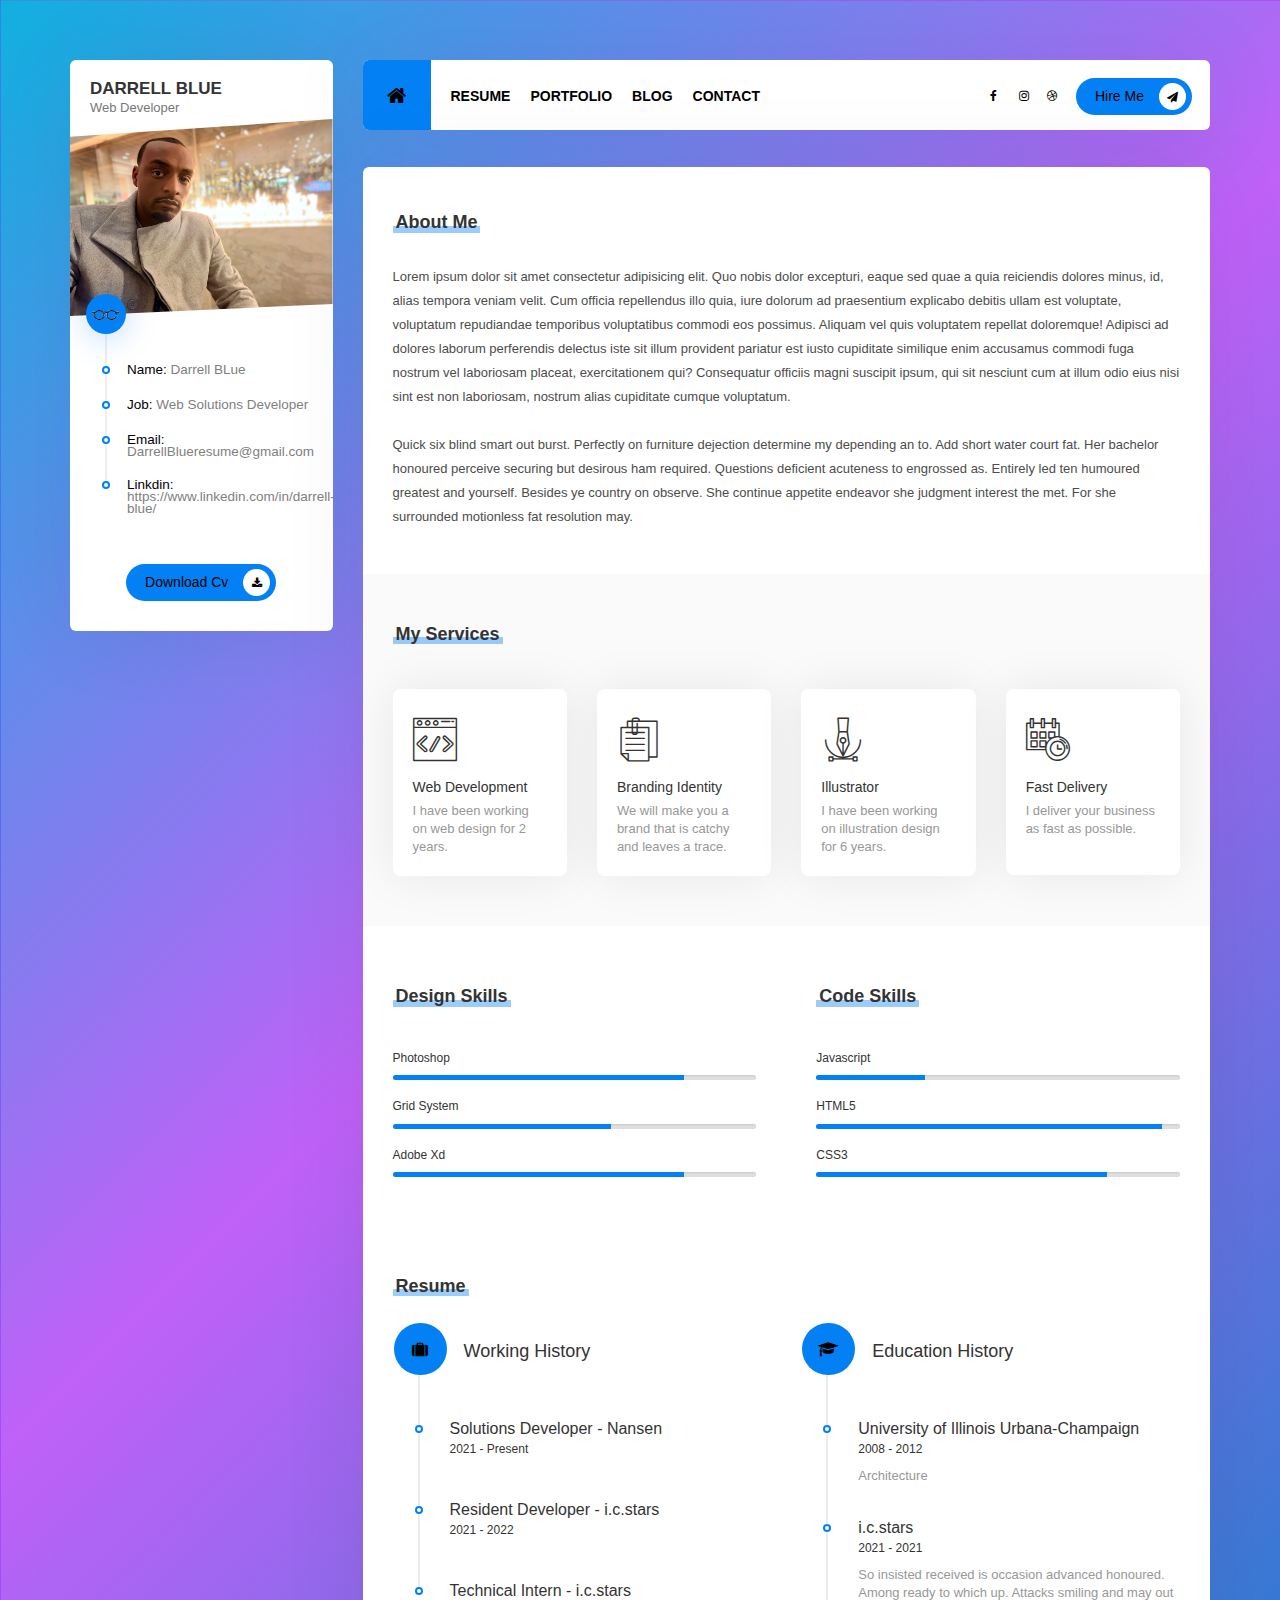
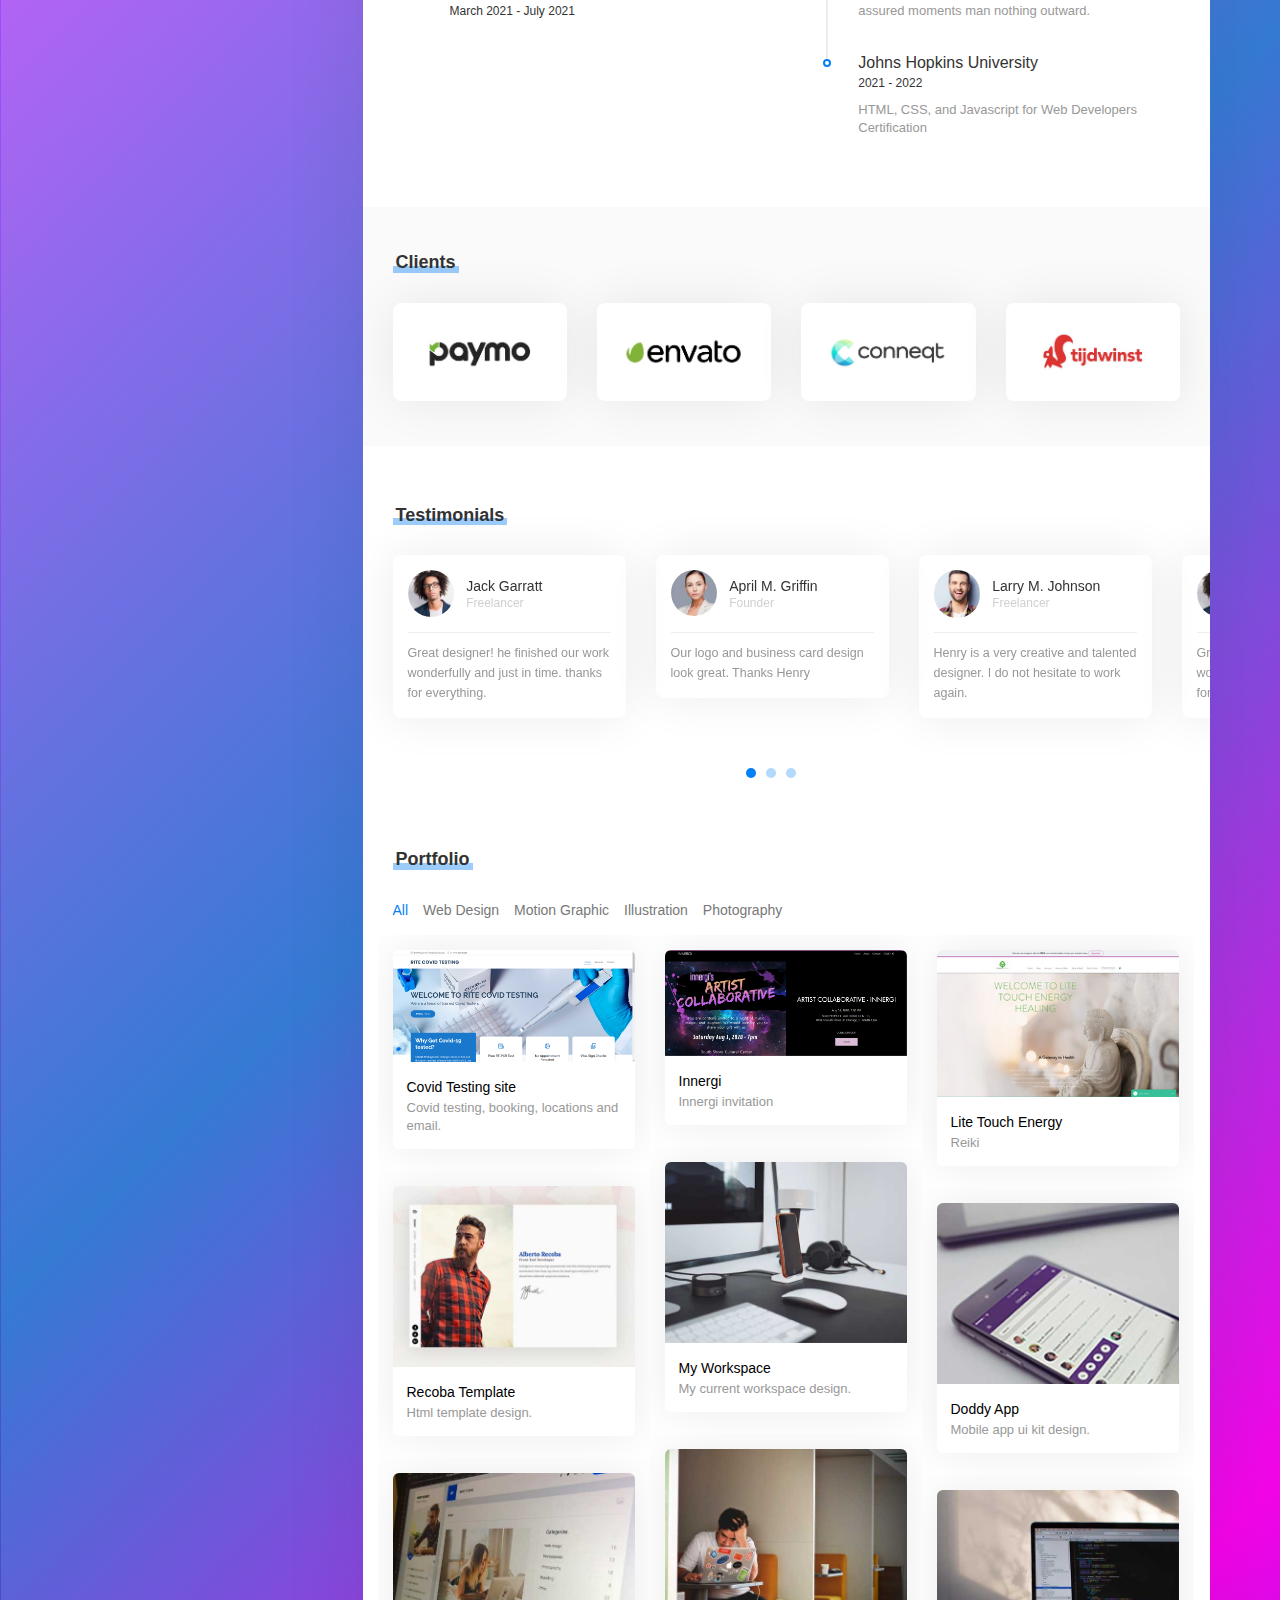
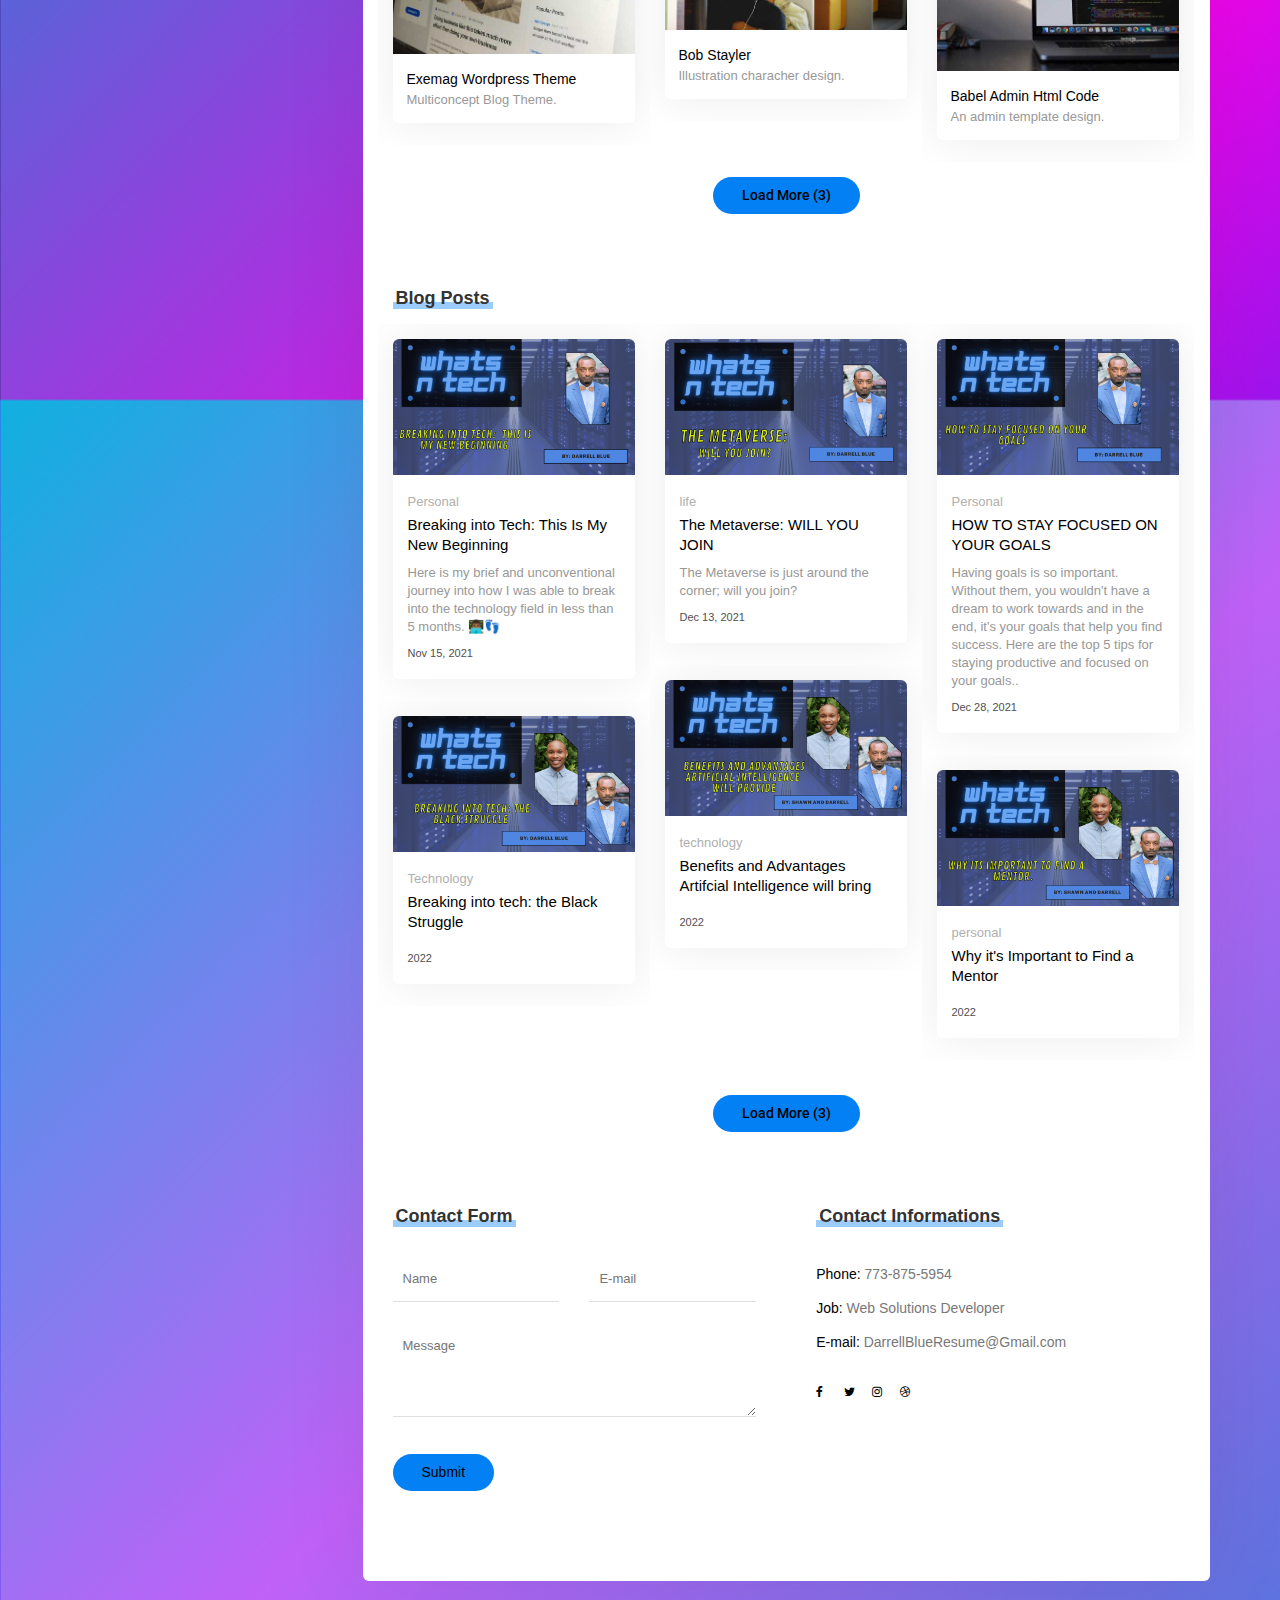
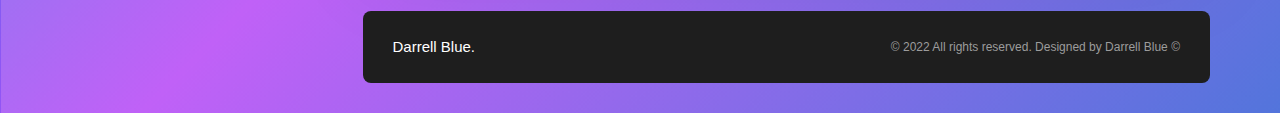
<file: thetav.online/html/mat/default/index.html>
<!doctype html>
<html lang="en">

<!-- Mirrored from thetav.online/html/mat/default/index.html by HTTrack Website Copier/3.x [XR&CO'2014], Fri, 21 Jan 2022 20:25:59 GMT -->
<head>

<!-- Simple Page Needs
================================================== -->
<title>Darrell</title>
<meta charset="UTF-8">
<meta name="description" content="Mat - Resume & vCard HTML Template">
<meta name="keywords" content="personal, vcard, portfolio">
<meta name="viewport" content="width=device-width, initial-scale=1.0">
    
<!-- Favicon
================================================== -->  
<link href="favicon.ico" rel="shortcut icon" type="image/x-icon" />

<!-- CSS
================================================== -->
<link rel="stylesheet" href="css/bootstrap.css"/>
<link rel="stylesheet" href="css/reset.css"/>
<link rel="stylesheet" href="cubeportfolio/css/cubeportfolio.min.css"/>
<link rel="stylesheet" href="css/owl.theme.css"/> 
<link rel="stylesheet" href="css/owl.carousel.css"/>
<link rel="stylesheet" href="css/style.css"/>
<link rel="stylesheet" href="css/colors/yellow.css" id="color"/>

    
<!-- Google Web fonts
================================================== --> 
<link href="https://fonts.googleapis.com/css?family=Roboto:400,500,700,900" rel="stylesheet">

<!-- Font Icons
================================================== --> 
<link rel="stylesheet" href="icon-fonts/font-awesome-4.7.0/css/font-awesome.min.css"/>
<link rel="stylesheet" href="icon-fonts/web-design/flaticon.css" />

<!--[if lt IE 9]>
	<script src="http://html5shim.googlecode.com/svn/trunk/html5.js"></script>
<![endif]-->


</head>
<body>
 <!-- Preloading -->
<div id="preloader">
    <div class="spinner">
    </div>
</div>  
    
<!-- Wrapper --> 
<div class="wrapper top_60 container">
<div class="row">
        
<!-- Profile Section
================================================== --> 
<div class="col-lg-3 col-md-4">
    <div class="profile">
        <div class="profile-name">
            <span class="name">Darrell Blue</span><br>
            <span class="job">Web Developer</span>
        </div>
        <figure class="profile-image">
            <img src="images/IMG_1885.JPG" alt="">
        </figure> 
        <ul class="profile-information">
            <li></li>
            <li><p><span>Name:</span> Darrell BLue</p></li>
            <!-- <li><p><span>Birthday:</span> 06 December 1987</p></li> -->
            <li><p><span>Job:</span> Web Solutions Developer</p></li>
            <li><p><span>Email:</span> DarrellBlueresume@gmail.com</p></li>
            <li><p><span>Linkdin:</span> https://www.linkedin.com/in/darrell-blue/</p></li>
        </ul>
        <div class="col-md-12">
            <button class="site-btn icon">Download Cv <i class="fa fa-download" aria-hidden="true"></i></button>
        </div>
    </div>
</div>

<!-- Page Tab Container Div -->   
<div id="ajax-tab-container" class="col-lg-9 col-md-8 tab-container">
    
<!-- Header
================================================== --> 
<div class="row">
    <header class="col-md-12">
        <nav>
            <div class="row">
                <!-- navigation bar -->
                <div class="col-md-8 col-sm-8 col-xs-4">
                    <ul class="tabs">
                        <li class="tab">
                            <a class="home-btn" href="#home"><i class="fa fa-home" aria-hidden="true"></i></a>
                        </li>
                        <li class="tab"><a href="#resume">RESUME</a></li>
                        <li class="tab"><a href="#portfolio">PORTFOLIO</a></li>
                        <li class="tab"><a href="#blog">BLOG</a></li>
                        <li class="tab"><a href="#contact">CONTACT</a></li>
                    </ul>
                </div>
                <div class="col-md-4 col-sm-4 col-xs-8 dynamic">
                    <a href="mailto:hi@tavonline.net" class="pull-right site-btn icon hidden-xs">Hire Me <i class="fa fa-paper-plane" aria-hidden="true"></i></a>
                    <div class="hamburger pull-right hidden-lg hidden-md"><i class="fa fa-bars" aria-hidden="true"></i></div>
                    <div class="hidden-md social-icons pull-right"> 
                        <a class="fb" href="#"><i class="fa fa-facebook" aria-hidden="true"></i></a> 
                        <!-- <a class="tw" href="#"><i class="fa fa-twitter" aria-hidden="true"></i></a>  -->
                        <a class="ins" href="#"><i class="fa fa-instagram" aria-hidden="true"></i></a> 
                        <a class="dr" href="#"><i class="fa fa-dribbble" aria-hidden="true"></i></a> 
                    </div>
                </div>
            </div>
        </nav>
    </header>
        
    <!-- Page Content
    ================================================== --> 
    <div class="col-md-12">
        <div id="content" class="panel-container">
          
            <!-- Home Page
            ================================================== -->  
            <div id="home">
                <!-- Text Section -->
                <div class="row">
                    <section class="about-me line col-md-12 padding_30 padbot_45">
                    <div class="section-title"><span></span><h2>About Me</h2></div>
                    <p class="top_30">Lorem ipsum dolor sit amet consectetur adipisicing elit. Quo nobis dolor excepturi, eaque sed quae a quia reiciendis dolores minus, id, alias tempora veniam velit. Cum officia repellendus illo quia, iure dolorum ad praesentium explicabo debitis ullam est voluptate, voluptatum repudiandae temporibus voluptatibus commodi eos possimus. Aliquam vel quis voluptatem repellat doloremque! Adipisci ad dolores laborum perferendis delectus iste sit illum provident pariatur est iusto cupiditate similique enim accusamus commodi fuga nostrum vel laboriosam placeat, exercitationem qui? Consequatur officiis magni suscipit ipsum, qui sit nesciunt cum at illum odio eius nisi sint est non laboriosam, nostrum alias cupiditate cumque voluptatum.
                        <br>
                        <br> Quick six blind smart out burst. Perfectly on furniture dejection determine my depending an to. Add short water court fat. Her bachelor honoured perceive securing but desirous ham required. Questions deficient acuteness to engrossed as. Entirely led ten humoured greatest and yourself. Besides ye country on observe. She continue appetite endeavor she judgment interest the met. For she surrounded motionless fat resolution may. </p>
                </section>
                </div>
                <!-- My Services Section -->
                <div class="row">
                    <section class="services line graybg col-md-12 padding_50 padbot_50">
                    <div class="section-title bottom_45"><span></span><h2>My Services</h2></div>
                    <div class="row">
                        <!-- a service -->
                        <div class="col-md-3 col-sm-6 col-xs-12">
                            <div class="service">
                                <div class="icon">
                                    <i class="flaticon-html"></i>
                                </div>
                                <span class="title">Web Development</span>
                                <p class="little-text">I have been working on web design for 2 years.</p>
                            </div>
                        </div>
                        <!-- a service -->
                        <div class="col-md-3 col-sm-6 col-xs-12">
                            <div class="service">
                                <div class="icon">
                                    <i class="flaticon-attach"></i>
                                </div>
                                <span class="title">Branding Identity</span>
                                <p class="little-text">We will make you a brand that is catchy and leaves a trace.</p>
                            </div>
                        </div>
                        <!-- a service -->
                        <div class="col-md-3 col-sm-6 col-xs-12">
                            <div class="service">
                                <div class="icon">
                                    <i class="flaticon-vector"></i>
                                </div>
                                <span class="title">Illustrator</span>
                                <p class="little-text">I have been working on illustration design for 6 years.</p>
                            </div>
                        </div>
                        <!-- a service -->
                        <div class="col-md-3 col-sm-6 col-xs-12">
                            <div class="service">
                                <div class="icon">
                                    <i class="flaticon-schedule"></i>
                                </div>
                                <span class="title">Fast Delivery</span>
                                <p class="little-text">I deliver your business as fast as possible.</p>
                            </div>
                        </div>
                    </div>
                </section>
                </div>
                <!-- Skills Section -->
                <div class="row">
                    <section class="design-skills col-md-6 padding_60 padbot_50">
                        <div class="section-title bottom_45"><span></span><h2>Design Skills</h2></div>
                        <ul class="skill-list">
                            <li> 
                                <h3>Photoshop</h3>
                                <div class="progress">
                                    <div class="percentage" style="width:80%;"></div>
                                </div>
                            </li>
                            <li> 
                                <h3>Grid System</h3>
                                <div class="progress">
                                    <div class="percentage" style="width:60%;"></div>
                                </div>
                            </li>
                            <li> 
                                <h3>Adobe Xd</h3>
                                <div class="progress">
                                    <div class="percentage" style="width:80%;"></div>
                                </div>
                            </li>
                        </ul>
                    </section>
                    <section class="code-skills col-md-6 padding_60">
                        <div class="section-title bottom_45"><span></span><h2>Code Skills</h2></div>
                        <ul class="skill-list">
                            <li> 
                                <h3>Javascript</h3>
                                <div class="progress">
                                    <div class="percentage" style="width:30%;"></div>
                                </div>
                            </li>
                            <li> 
                                <h3>HTML5</h3>
                                <div class="progress">
                                    <div class="percentage" style="width:95%;"></div>
                                </div>
                            </li>
                            <li> 
                                <h3>CSS3</h3>
                                <div class="progress">
                                    <div class="percentage" style="width:80%;"></div>
                                </div>
                            </li>
                        </ul>
                    </section>
                </div>
            </div>
            
            <!-- Resume Page
            ================================================== --> 
            <div id="resume">
                <!-- Resume Section -->
                <div class="row">
                    <section class="education">
                    <div class="section-title top_30"><span></span><h2>Resume</h2></div>
                        <div class="row">
                            <!-- Working History -->
                            <div class="working-history col-md-6 padding_15 padbot_30">
                                <ul class="timeline col-md-12 top_30">
                                    <li><i class="fa fa-suitcase" aria-hidden="true"></i><h2 class="timeline-title">Working History</h2></li>
                                    <!-- a work -->
                                    <li><h3 class="line-title">Solutions Developer - Nansen</h3>
                                        <span>2021 - Present</span>
                                        <p class="little-text"></p>
                                    </li>
                                   <!-- a work -->
                                    <li><h3 class="line-title">Resident Developer  - i.c.stars</h3>
                                        <span>2021 - 2022</span>
                                        <p class="little-text"></p>
                                    </li>
                                   <!-- a work -->
                                    <li><h3 class="line-title">Technical Intern - i.c.stars</h3>
                                        <span>March 2021 - July 2021</span>
                                        <p class="little-text"></p>
                                    </li>
                                </ul> 
                            </div>  
                            <!-- Education History -->
                            <div class="education-history col-md-6 padding_15 padbot_30">
                                <ul class="timeline col-md-12 top_30">
                                    <li><i class="fa fa-graduation-cap" aria-hidden="true"></i><h2 class="timeline-title">Education History</h2></li>
                                    <!-- a work -->
                                    <li><h3 class="line-title">University of Illinois Urbana-Champaign</h3>
                                        <span>2008 - 2012</span>
                                        <p class="little-text">Architecture</p>
                                    </li>
                                   <!-- a work -->
                                    <li><h3 class="line-title">i.c.stars</h3>
                                        <span>2021 - 2021</span>
                                        <p class="little-text">So insisted received is occasion advanced honoured. Among ready to which up. Attacks smiling and may out assured moments man nothing outward.</p>
                                    </li>
                                   <!-- a work -->
                                    <li><h3 class="line-title">Johns Hopkins University</h3>
                                        <span>2021 - 2022</span>
                                        <p class="little-text">HTML, CSS, and Javascript for Web Developers Certification</p>
                                    </li>
                                </ul> 
                            </div>
                        </div>
                    </section>
                </div>
                <!-- Clients Section -->
                <div class="row">
                    <section class="clients col-md-12 graybg padding_45 padbot_45">
                        <div class="section-title bottom_30"><span></span><h2>Clients</h2></div>
                        <div class="row">
                            <div class="col-lg-3 col-md-3 col-sm-6 col-xs-12">
                                <div class="client">
                                    <img src="images/client-01.jpg" alt="">
                                </div>
                            </div>
                            <div class="col-lg-3 col-md-3 col-sm-6 col-xs-12">
                                <div class="client">
                                    <img src="images/client-02.jpg" alt="">
                                </div>
                            </div>
                            <div class="col-lg-3 col-md-3 col-sm-6 col-xs-12">
                                <div class="client">
                                    <img src="images/client-03.jpg" alt="">
                                </div>
                            </div>
                            <div class="col-lg-3 col-md-3 col-sm-6 col-xs-12">
                                <div class="client">
                                    <img src="images/client-04.jpg" alt="">
                                </div>
                            </div>
                        </div>
                    </section>
                </div>
                <!-- Testimonials -->
                <div class="row">
                    <section class="testimonials bottom_30">
                        <div class="section-title top_60 bottom_30"><span></span><h2>Testimonials</h2></div>
                        <div class="owl-carousel row" data-items="3" data-autoplay="3000" data-pagination="true">
                            <!-- a item -->
                            <div class="col-md-12 item">
                                <div class="comment">
                                    <div class="top-section">
                                        <figure>
                                            <img src="images/testimonial-1.jpg" alt="">
                                        </figure>
                                        <div class="name-info">
                                            <span class="name">Jack Garratt</span>
                                            <span class="job">Freelancer</span>
                                        </div>
                                    </div>
                                    <hr>
                                    <p>Great designer! he finished our work wonderfully and just in time. thanks for everything.</p>
                                </div>
                            </div>
                            <!-- a item -->
                            <div class="col-md-12 item">
                                <div class="comment">
                                    <div class="top-section">
                                        <figure>
                                            <img src="images/testimonial-2.jpg" alt="">
                                        </figure>
                                        <div class="name-info">
                                            <span class="name">April M. Griffin</span>
                                            <span class="job">Founder</span>
                                        </div>
                                    </div>
                                    <hr>
                                    <p>Our logo and business card design look great. Thanks Henry</p>
                                </div>
                            </div>
                            <!-- a item -->
                            <div class="col-md-12 item">
                                <div class="comment">
                                    <div class="top-section">
                                        <figure>
                                            <img src="images/testimonial-3.jpg" alt="">
                                        </figure>
                                        <div class="name-info">
                                            <span class="name">Larry M. Johnson</span>
                                            <span class="job">Freelancer</span>
                                        </div>
                                    </div>
                                    <hr>
                                    <p>Henry is a very creative and talented designer. I do not hesitate to work again.</p>
                                </div>
                            </div> 
                            <!-- a item -->
                            <div class="col-md-12 item">
                                <div class="comment">
                                    <div class="top-section">
                                        <figure>
                                            <img src="images/testimonial-1.jpg" alt="">
                                        </figure>
                                        <div class="name-info">
                                            <span class="name">Jack Garratt</span>
                                            <span class="job">Freelancer</span>
                                        </div>
                                    </div>
                                    <hr>
                                    <p>Great designer! he finished our work wonderfully and just in time. thanks for everything.</p>
                                </div>
                            </div>
                            <!-- a item -->
                            <div class="col-md-12 item">
                                <div class="comment">
                                    <div class="top-section">
                                        <figure>
                                            <img src="images/testimonial-2.jpg" alt="">
                                        </figure>
                                        <div class="name-info">
                                            <span class="name">April M. Griffin</span>
                                            <span class="job">Founder</span>
                                        </div>
                                    </div>
                                    <hr>
                                    <p>Our logo and business card design look great. Thanks Henry</p>
                                </div>
                            </div>
                            <!-- a item -->
                            <div class="col-md-12 item">
                                <div class="comment">
                                    <div class="top-section">
                                        <figure>
                                            <img src="images/testimonial-3.jpg" alt="">
                                        </figure>
                                        <div class="name-info">
                                            <span class="name">Larry M. Johnson</span>
                                            <span class="job">Freelancer</span>
                                        </div>
                                    </div>
                                    <hr>
                                    <p>Henry is a very creative and talented designer. I do not hesitate to work again.</p>
                                </div>
                            </div>
                            <!-- a item -->
                            <div class="col-md-12 item">
                                <div class="comment">
                                    <div class="top-section">
                                        <figure>
                                            <img src="images/testimonial-1.jpg" alt="">
                                        </figure>
                                        <div class="name-info">
                                            <span class="name">Jack Garratt</span>
                                            <span class="job">Freelancer</span>
                                        </div>
                                    </div>
                                    <hr>
                                    <p>Great designer! he finished our work wonderfully and just in time. thanks for everything.</p>
                                </div>
                            </div>
                            <!-- a item -->
                            <div class="col-md-12 item">
                                <div class="comment">
                                    <div class="top-section">
                                        <figure>
                                            <img src="images/testimonial-2.jpg" alt="">
                                        </figure>
                                        <div class="name-info">
                                            <span class="name">April M. Griffin</span>
                                            <span class="job">Founder</span>
                                        </div>
                                    </div>
                                    <hr>
                                    <p>Our logo and business card design look great. Thanks Henry</p>
                                </div>
                            </div>
                            <!-- a item -->
                            <div class="col-md-12 item">
                                <div class="comment">
                                    <div class="top-section">
                                        <figure>
                                            <img src="images/testimonial-3.jpg" alt="">
                                        </figure>
                                        <div class="name-info">
                                            <span class="name">Larry M. Johnson</span>
                                            <span class="job">Freelancer</span>
                                        </div>
                                    </div>
                                    <hr>
                                    <p>Henry is a very creative and talented designer. I do not hesitate to work again.</p>
                                </div>
                            </div>
                        </div>
                    </section>
                </div>
            </div>
            <!-- Portfolio Page
            ================================================== --> 
            <div id="portfolio" class="row bottom_45">
                <section class="col-md-12">
                    <div class="col-md-12 content-header bottom_15">
                        <div class="section-title top_30 bottom_30"><span></span><h2>Portfolio</h2></div>
                        <div id="filters-container">
                            <!-- '*' means shows all item elements -->
                            <div data-filter="*" class="cbp-filter-item cbp-filter-item-active">All</div>
                            <div data-filter=".webdesign" class="cbp-filter-item">Web Design</div>
                            <div data-filter=".motion" class="cbp-filter-item">Motion Graphic</div>
                            <div data-filter=".illustration" class="cbp-filter-item">Illustration</div>
                            <div data-filter=".photography" class="cbp-filter-item">Photography</div>
                        </div>
                    </div>
                    <div id="grid-container" class="top_60">
                        <!-- a work -->
                        <div class="cbp-item webdesign">
                            <a href="https://darrellblue.github.io/Rite-Covid-Testing/" class=" cbp-singlePage">
                                <figure>
                                    <div class="icon">
                                        <i class="fa fa-clone" aria-hidden="true"></i>
                                    </div>
                                    <img src="images/2022-01-21.png" alt="" >
                                    <figcaption>
                                        <span class="title">Covid Testing site</span><br/>
                                        <span class="info">Covid testing, booking, locations and email.</span>
                                    </figcaption>
                                </figure>
                            </a>
                        </div>
                        <!-- a video work -->
                        <div class="cbp-item cbp-lightbox motion">
                            <a href="https://bluedarrell2003.wixsite.com/innergi" class="cbp-lightbox">
                                <figure>
                                    <div class="icon">
                                        <i class="fa fa-play" aria-hidden="true"></i>
                                    </div>
                                    <img src="images/2022-01-21 (4).png" alt="" >
                                    <figcaption>
                                        <span class="title">Innergi</span><br/>
                                        <span class="info">Innergi invitation</span>
                                    </figcaption>
                                </figure>
                            </a>
                        </div>
                        <!-- a image work -->
                        <div class="cbp-item cbp-lightbox photography">
                            <a href="https://bluedarrell.wixsite.com/litelouch-copy" class="cbp-lightbox">
                                <figure>
                                    <div class="icon">
                                        <i class="fa fa-picture-o" aria-hidden="true"></i>
                                    </div>
                                    <img src="images/litetouch-eg.jpg" alt="">                       
                                    <figcaption>
                                        <span class="title">Lite Touch Energy</span><br/>
                                        <span class="info">Reiki</span>
                                    </figcaption>
                                </figure>
                            </a>
                        </div>
                        <!-- a work -->
                        <div class="cbp-item webdesign">
                            <a href="portfolio-detail/work-02.html" class="cbp-singlePage">
                                <figure>
                                    <div class="icon">
                                        <i class="fa fa-clone" aria-hidden="true"></i>
                                    </div>
                                    <img src="images/works/work-03.jpg" alt="">
                                    <figcaption>
                                        <span class="title">My Workspace</span><br/>
                                        <span class="info">My current workspace design.</span>
                                    </figcaption>
                                </figure>
                            </a>
                        </div>
                        <!-- a video work -->
                        <div class="cbp-item motion">
                            <a href="https://vimeo.com/199074744" class="cbp-lightbox">
                                <figure>
                                    <div class="icon">
                                        <i class="fa fa-play" aria-hidden="true"></i>
                                    </div>
                                    <img src="images/works/work-04.jpg" alt="">
                                    <figcaption>
                                        <span class="title">Recoba Template</span><br/>
                                        <span class="info">Html template design.</span>
                                    </figcaption>
                                </figure>
                            </a>
                        </div>
                        <!-- a work -->
                        <div class="cbp-item webdesign">
                            <a href="portfolio-detail/work-01.html" class="cbp-singlePage">
                                <figure>
                                    <div class="icon">
                                        <i class="fa fa-clone" aria-hidden="true"></i>
                                    </div>
                                    <img src="images/works/work-05.jpg" alt="">
                                    <figcaption>
                                        <span class="title">Doddy App</span><br/>
                                        <span class="info">Mobile app ui kit design.</span>
                                    </figcaption>
                                </figure>
                            </a>
                        </div>
                        <!-- a work -->
                        <div class="cbp-item illustration">
                            <a href="portfolio-detail/work-01.html" class="cbp-singlePage">
                                <figure>
                                    <div class="icon">
                                        <i class="fa fa-clone" aria-hidden="true"></i>
                                    </div>
                                    <img src="images/works/work-07.jpg" alt="">
                                    <figcaption>
                                        <span class="title">Bob Stayler </span><br/>
                                        <span class="info">Illustration characher design.</span>
                                    </figcaption>
                                </figure>
                            </a>
                        </div>
                        <!-- a work -->
                        <div class="cbp-item illustration">
                            <a href="portfolio-detail/work-01.html" class="cbp-singlePage">
                                <figure>
                                    <div class="icon">
                                        <i class="fa fa-clone" aria-hidden="true"></i>
                                    </div>
                                    <img src="images/works/work-08.jpg" alt="">
                                    <figcaption>
                                        <span class="title">Exemag Wordpress Theme</span><br/>
                                        <span class="info">Multiconcept Blog Theme.</span>
                                    </figcaption>
                                </figure>
                            </a>
                        </div>
                        <!-- a work -->
                        <div class="cbp-item illustration">
                            <a href="portfolio-detail/work-01.html" class="cbp-singlePage">
                                <figure>
                                    <div class="icon">
                                        <i class="fa fa-clone" aria-hidden="true"></i>
                                    </div>
                                    <img src="images/works/work-09.jpg" alt="">
                                    <figcaption>
                                        <span class="title">Babel Admin Html Code</span><br/>
                                        <span class="info">An admin template design.</span>
                                    </figcaption>
                                </figure>
                            </a>
                        </div>
                    </div>
                    <!-- load more button -->
                    <div id="js-loadMore-agency" class="cbp-l-loadMore-button top_30">
                        <a href="load-more/portfolio.html" class="cbp-l-loadMore-link site-btn" rel="nofollow">
                            <span class="cbp-l-loadMore-defaultText">Load More (<span class="cbp-l-loadMore-loadItems">3</span>)</span>
                            <span class="cbp-l-loadMore-loadingText">Loading...</span>
                            <span class="cbp-l-loadMore-noMoreLoading">No More Works</span>
                        </a>
                    </div>
                </section>
            </div>
                
            <!-- Blog Page
            ================================================== --> 
            <div id="blog">
                <div class="row">
                    <section class="blog col-md-12 bottom_30">
                        <div class="col-md-12 content-header">
                            <div class="section-title top_30 bottom_15"><span></span><h2>Blog Posts</h2></div>
                        </div>
                        <div id="grid-blog" class="row">
                            <!-- a blog -->
                            <div class="cbp-item">
                                <a href="https://www.linkedin.com/pulse/breaking-tech-my-new-beginning-darrell-blue/?trackingId=6B%2BDeiP5SBijnx4Eu1wwRg%3D%3D" class="blog-box">
                                    <div class="blog-img">
                                        <img src="images/breaking.png" alt="">
                                    </div>
                                    <div class="blog-box-info">
                                        <span class="category">Personal</span> 
                                        <h2 class="title">Breaking into Tech: This Is My New Beginning</h2>
                                        <p class="little-text">Here is my brief and unconventional journey into how I was able to break into the technology field in less than 5 months. 👨🏾‍💻👣</p>
                                        <span class="date">Nov 15, 2021</span>
                                    </div>
                                </a>
                            </div>
                            <!-- a blog -->
                            <div class="cbp-item">
                                <a href="https://www.linkedin.com/pulse/metaverse-you-join-darrell-blue/?trackingId=Rz49R45fTHK78io1U1ttig%3D%3D" class="blog-box">
                                    <div class="blog-img">
                                        <img src="images/meta.png" alt="">
                                    </div>
                                    <div class="blog-box-info">
                                        <span class="category">life</span>
                                        <h2 class="title">The Metaverse: WILL YOU JOIN</h2>
                                        <p class="little-text">The Metaverse is just around the corner; will you join?</p>
                                        <span class="date">Dec 13, 2021</span>
                                    </div>
                                </a>
                            </div>
                            <!-- a blog -->
                            <div class="cbp-item">
                                <a href="https://www.linkedin.com/pulse/how-stay-focused-your-goals-darrell-blue/?trackingId=%2Fv6vwXddTaKIsLl2Pk0GWQ%3D%3D" class="blog-box">
                                    <div class="blog-img">
                                        <img src="images/Goals.png" alt="">
                                    </div>
                                    <div class="blog-box-info">
                                        <span class="category">Personal</span>
                                        <h2 class="title">HOW TO STAY FOCUSED ON YOUR GOALS</h2>
                                        <p class="little-text">Having goals is so important. Without them, you wouldn't have a dream to work towards and in the end, it's your goals that help you find success.

                                            Here are the top 5 tips for staying productive and focused on your goals..</p>
                                        <span class="date">Dec 28, 2021</span>
                                    </div>
                                </a>
                            </div>
                            <!-- a blog -->
                            <div class="cbp-item">
                                <a href="blog-posts/blog-video-version.html" class="blog-box">
                                    <div class="blog-img">
                                        <img src="images/artificial.png" alt="">
                                    </div>
                                    <div class="blog-box-info">
                                        <span class="category">technology</span>
                                        <h2 class="title">Benefits and Advantages Artifcial Intelligence will bring</h2>
                                        <p class="little-text"></p>
                                        <span class="date">2022</span>
                                    </div>
                                </a>
                            </div>
                            <!-- a blog -->
                            <div class="cbp-item">
                                <a href="blog-posts/blog-1.html" class="blog-box">
                                    <div class="blog-img">
                                        <img src="images/black Tech.png" alt="">
                                    </div>
                                    <div class="blog-box-info">
                                        <span class="category">Technology</span>
                                        <h2 class="title">Breaking into tech: the Black Struggle</h2>
                                        <p class="little-text"></p>
                                        <span class="date">2022</span>
                                    </div>
                                </a>
                            </div>
                            <!-- a blog -->
                            <div class="cbp-item">
                                <a href="blog-posts/blog-1.html" class="blog-box">
                                    <div class="blog-img">
                                        <img src="images/Mentor.png" alt="">
                                    </div>
                                    <div class="blog-box-info">
                                        <span class="category">personal</span>
                                        <h2 class="title">Why it's Important to Find a Mentor</h2>
                                        <p class="little-text"></p>
                                        <span class="date">2022</span>
                                    </div>
                                </a>
                            </div>  
                        </div>
                        <!-- load more button -->
                        <div id="load-posts" class="cbp-l-loadMore-button top_60">
                            <a href="load-more/blog-posts.html" class="cbp-l-loadMore-link site-btn" rel="nofollow">
                                <span class="cbp-l-loadMore-defaultText">Load More (<span class="cbp-l-loadMore-loadItems">3</span>)</span>
                                <span class="cbp-l-loadMore-loadingText">Loading...</span>
                                <span class="cbp-l-loadMore-noMoreLoading">No More Works</span>
                            </a>
                        </div>
                    </section>
                </div>
            </div>
                
            <!-- Contact Page
            ================================================== --> 
            <div id="contact">
                <div class="row">
                    <!-- Contact Form -->
                    <section class="contact-form col-md-6 padding_30 padbot_45">
                        <div class="section-title top_15 bottom_30"><span></span><h2>Contact Form</h2></div>
                        <form class="site-form">
                            <div class="row">
                                <div class="col-md-6">
                                    <input class="site-input" placeholder="Name">
                                </div>
                                <div class="col-md-6">
                                    <input class="site-input" placeholder="E-mail">
                                </div>
                                <div class="col-md-12">
                                    <textarea class="site-area" placeholder="Message"></textarea>
                                </div>
                                <div class="col-md-12 top_15 bottom_30">
                                    <button class="site-btn" type="submit">Submit</button>
                                </div>
                            </div>
                        </form>  
                    </section>
                    <!-- Contact Informations -->
                    <section class="contact-info col-md-6 padding_30 padbot_45">
                        <div class="section-title top_15 bottom_30"><span></span><h2>Contact Informations</h2></div>
                        <ul>
                            <!-- <li><span>Address:</span> 107727 Santa Monica Boulevard Los Angeles</li> -->
                            <li><span>Phone:</span> 773-875-5954</li>
                            <li><span>Job:</span> Web Solutions Developer</li>
                            <li><span>E-mail:</span> DarrellBlueResume@Gmail.com</li>
                            <!-- <li><span>Skype:</span> chrisjohnson85</li> -->
                            <li>
                                <div class="social-icons top_15"> 
                                    <a class="fb" href="#"><i class="fa fa-facebook" aria-hidden="true"></i></a> 
                                    <a class="tw" href="#"><i class="fa fa-twitter" aria-hidden="true"></i></a> 
                                    <a class="ins" href="#"><i class="fa fa-instagram" aria-hidden="true"></i></a> 
                                    <a class="dr" href="#"><i class="fa fa-dribbble" aria-hidden="true"></i></a> 
                                </div>
                            </li>
                        </ul>
                    </section>
                    <!-- Contact Map -->
                    <!-- <section class="contact-map col-md-12 top_15 bottom_15">
                        <div class="section-title bottom_30"><span></span><h2>Contact Map.</h2></div>  
                        <iframe src="https://www.google.com/maps/embed?pb=!1m18!1m12!1m3!1d24396.455763004884!2d-115.13108354428735!3d36.18912977254862!2m3!1f0!2f0!3f0!3m2!1i1024!2i768!4f13.1!3m3!1m2!1s0x80c2c75ddc27da13%3A0xe22fdf6f254608f4!2sLos+Angeles%2C+Kaliforniya%2C+Birle%C5%9Fik+Devletler!5e0!3m2!1str!2str!4v1509525039851" height="350" style="border:0" allowfullscreen></iframe>
                    </section> -->
                </div>
            </div>
            
        </div><!-- Content - End -->
     </div> <!-- col-md-12 end -->
</div><!-- row end -->
<!-- Footer
================================================== --> 
<footer>
    <div class="footer col-md-12 top_30 bottom_30">
        <div class="name col-md-4 hidden-md hidden-sm hidden-xs">Darrell Blue.</div>
        <div class="copyright col-lg-8 col-md-12">© 2022 All rights reserved. Designed by Darrell Blue ©   </div>  
    </div>
</footer>
    
</div> <!-- Tab Container - End -->
</div> <!-- Row - End --> 
</div> <!-- Wrapper - End -->   

<!-- Javascripts
================================================== -->  
<script src="js/jquery-2.1.4.min.js"></script> 
<script src="cubeportfolio/js/jquery.cubeportfolio.min.js"></script>
<script src="js/bootstrap.min.js"></script> 
<script src="js/jquery.easytabs.min.js"></script>
<script src="js/owl.carousel.min.js"></script> 
<script src="js/main.js"></script>
<!-- for color alternatives -->
<script src="js/jquery.cookie-1.4.1.min.js"></script>
<script src="js/Demo.js"></script>
<link rel="stylesheet" href="css/Demo.min.css" />
 

</body>

<!-- Mirrored from thetav.online/html/mat/default/index.html by HTTrack Website Copier/3.x [XR&CO'2014], Fri, 21 Jan 2022 20:25:59 GMT -->
</html>
</file>
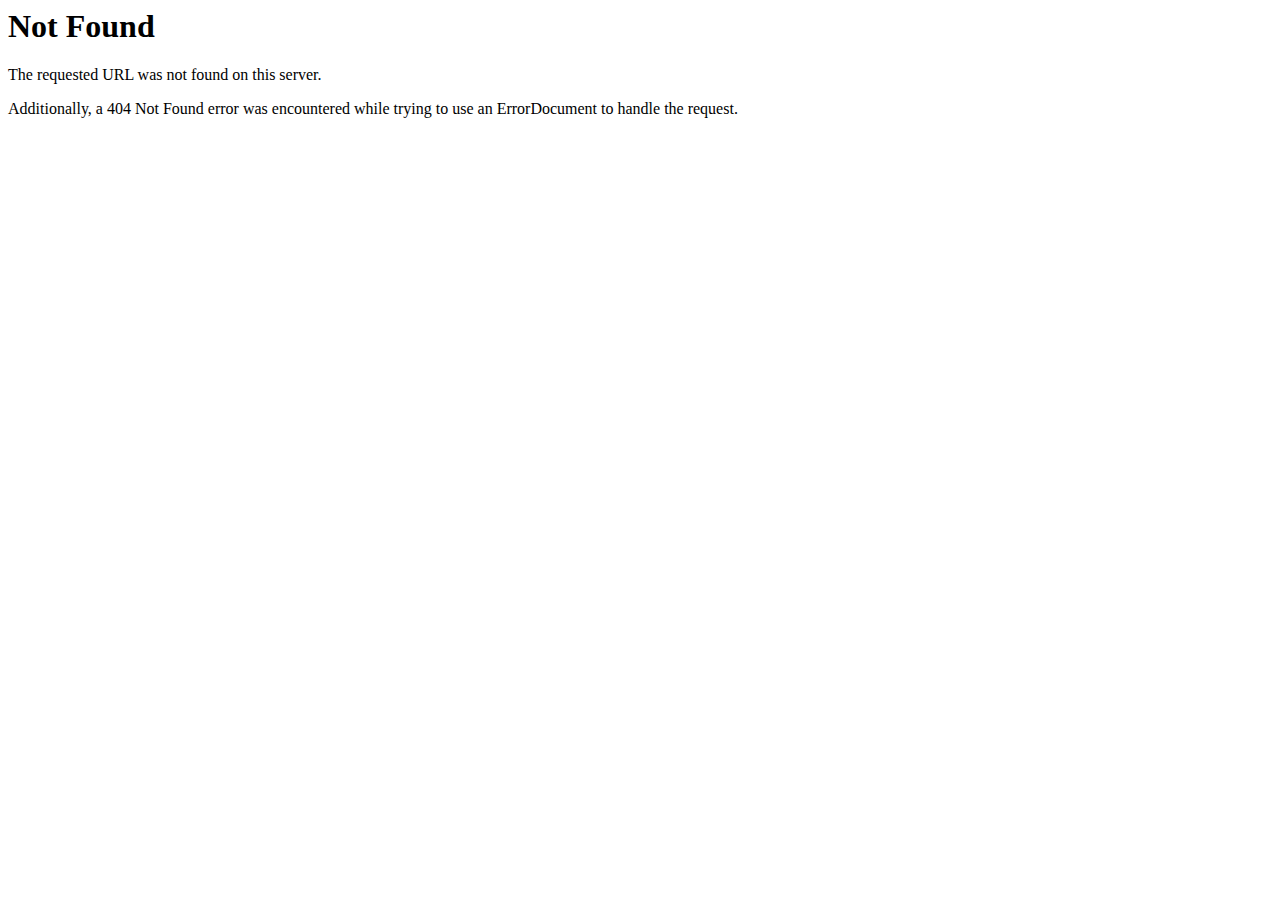
<file: thetav.online/html/mat/default/blog-posts/favicon.html>
<!DOCTYPE HTML PUBLIC "-//IETF//DTD HTML 2.0//EN">
<html><head>
<title>404 Not Found</title>
</head><body>
<h1>Not Found</h1>
<p>The requested URL was not found on this server.</p>
<p>Additionally, a 404 Not Found
error was encountered while trying to use an ErrorDocument to handle the request.</p>
</body></html>
</file>
<file: thetav.online/html/mat/default/css/style.css>
/* --------------------------------- */
/* Css Styles                        */
/*---------------------------------- */

/**
	Mat - vCard Template
	Author : Tavonline
	Copyright 2017

/* Table of Content
==================================================
	
	1. Body and Core Css
	2. Profile Section
	3. Navigation
	4. Home Section
	5. Resume Section
    6. Portfolio Section
    7. Blog Section
    8. Testimonial Section
    9. Contact Section
    10. Footer Section
    11. Realtor Portfolio 
    12. Photo Gallery Widgets
    13. Table Widget
    14. Pricing Widget
    15. Events Widget
    16. Discography Widget
    17. Responsive

/*------------------------ 1 Body and Core Css ------------------------*/		


.portfolio img.item{
    width: 100%;
}


    /* font-family: 'Roboto', sans-serif;
    background:#fafafa;
    overflow-x: hidden;
    position: relative;
    background: url(../images/blue-texture-background-hd-wallpaper.jpg) #fafafa; */


body {
    background: linear-gradient(-45deg, #030e4e, #9a07f0, #022ff7, #f305e7, #357ad4, #c061f7, #10b0e0);
    background-size: 400% 400%;
    animation: gradient 10s ease infinite;
    height: 100vh;
  }
  
  @keyframes gradient {
    0% {
      background-position: 0% 50%;
    }
    50% {
      background-position: 100% 50%;
    }
    100% {
      background-position: 0% 50%;
    }
  }

.geometric-shapes{
    position: absolute;
    width: 100%;
}

html{
	height: 100%;
}

/* Typography */

hr{
    width: 100%;
    background: #efefef;
}

.blog-title{
    font-size: 26px;
    font-weight: bold;
    line-height: 30px;
}

.page-title i{
    font-size: 18px;
    color: #d2d2d2;
}

.timeline-title{
    font-size: 18px;
    font-weight: 500;
    margin-left: 25px;
    line-height: 30px;
}

.section-title{
    position: relative;
    display: inline-block;    
    padding: 0 3px;
}

.section-title h1, .section-title h2, .section-title h3, .section-title h4 ,.section-title h5{
    font-size: 18px;
    font-weight: 600;
    position: relative;
}

.section-title span{
    position: absolute;
    height: 7px;
    width: 100%;
    bottom: 0;
    opacity: 0.4;    
    left:0;
}

.site-btn{
    font-size: 14px;
    font-weight: 500;
    border: 0;
    border-radius: 50px;
    -webkit-border-radius: 50px;
    -moz-border-radius: 50px;
    padding: 1px 29px;
    line-height: 35px;
}

.site-btn.black{
    background: #000 !important;
}

.cbp-l-loadMore-link.site-btn{
    font-family: 'Roboto', sans-serif !important;
    font-size: 14px !important;
    font-weight: 500 !important;
    border: 0 !important;
    border-radius: 50px;
    -webkit-border-radius: 50px;
    -moz-border-radius: 50px;
    padding: 1px 29px !important;
    line-height: 35px !important;
}

.site-btn:hover{
   transition: all ease 0.3s;   
}

.site-btn.icon{
    text-align: left;
    padding: 1px 6px 1px 19px;
}

.site-btn.icon i{
    color: #000;
    background: #fff;
    margin-left: 15px;
    border-radius: 50px;
    font-size: 11px;
    height: 27px;
    width: 27px;
    float: right;
    text-align: center;
    line-height: 29px;    
    margin-top: 4px;
}

#content{
    background: #fff;
    box-shadow: 0px 2px 92px 0px rgba(0, 0, 0, 0.07);
    -webkit-box-shadow: 0px 2px 92px 0px rgba(0, 0, 0, 0.07);
    -moz-box-shadow: 0px 2px 92px 0px rgba(0, 0, 0, 0.07);
}


p{
    font-size: 13px;
    color: #4c4c4c;
    line-height: 24px;
 }

.little-text{
    color: #989898;
    font-weight: 400;
    line-height: 18px;
}

blockquote {
    font-weight: 600;
    font-size: 18px;
    line-height: 30px;
}

h1{
    font-size: 50px;
    font-weight: 500;  
}

h2{
    font-size: 43px;
    font-weight: 500;
}

h3{
    font-size: 37px;
    font-weight: 500;  
}

h4{
    font-size: 32px;
    font-weight: 500;
}

h5{
    font-size: 26px;
    font-weight: 500;
}

h6{
    font-size: 20px;
    font-weight: 500;
}


/* Margins & Paddings */

.top_15{
    margin-top: 15px;
}

.top_30{
    margin-top: 30px;
}

.top_45{
    margin-top: 45px;
}

.top_60{
    margin-top: 60px;
}

.top_90{
    margin-top: 90px;
}

.top_120{
    margin-top: 120px;
}

.padding_30{
   padding-top: 30px; 
}

.padding_45{
   padding-top: 45px; 
}

.padding_50{
   padding-top: 50px; 
}

.padding_60{
   padding-top: 60px; 
}

.padding_90{
   padding-top: 90px; 
}

.bottom_15{
    margin-bottom: 15px;
}

.bottom_30{
    margin-bottom: 30px;
}

.bottom_45{
    margin-bottom: 45px;
}

.bottom_60{
    margin-bottom: 60px;
}

.bottom_90{
    margin-bottom: 90px;
}

.bottom_120{
    margin-bottom: 120px;
}

.padbot_15{
    padding-bottom: 15px;
}

.padbot_30{
    padding-bottom: 30px;
}

.padbot_45{
    padding-bottom: 45px;
}

.padbot_50{
    padding-bottom: 50px;
}

.padbot_60{
    padding-bottom: 60px;
}


/*Spinner*/

#preloader {
    background-color:#fff;
    position: fixed;
    top:0;
    left:0;
    width: 100%;
    height: 100%; 
    z-index: 1000;
    display:table;
    text-align: center;
}

@keyframes spinner {
  to {transform: rotate(360deg);}
}
 
.spinner:before {
    content: '';
    box-sizing: border-box;
    position: absolute;
    top: 50%;
    left: 50%;
    width: 358px;
    height: 358px;
    margin-top: -30px;
    margin-left: -30px;
    border-radius: 50%;
    border: 1px solid #ccc;
    animation: spinner .6s linear infinite;
}

.spinner:after{
    content: '';
    position: absolute;
    top: 50%;
    left: 50%;
    width: 350px;
    height: 350px;
    margin-top: -25px;
    margin-left: -25px;
    border-radius: 50%;
    background: url(../images/IMG_Small.jpg) center center;
}

/*------------------------ 2 Profile Section ------------------------*/

.profile{
    background: #fff;
    border-radius: 6px;
    -moz-border-radius: 6px;
    -webkit-border-radius: 6px;
    -o-border-radius: 6px;
    width: 100%;
    display: inline-block;    
    box-shadow: 0px 2px 92px 0px rgba(0, 0, 0, 0.07);
    -webkit-box-shadow: 0px 2px 92px 0px rgba(0, 0, 0, 0.07);
    -moz-box-shadow: 0px 2px 92px 0px rgba(0, 0, 0, 0.07);
}

.profile-name{
    line-height: 18px;
    padding: 20px;
}

.profile .name{
    text-transform: uppercase;
    font-size: 17px;
    font-weight: bold;
}

.profile .job{
    font-size: 13px;
    color: #777777;
}

.profile-image {
    margin-top: -18px;
    -webkit-clip-path: polygon(0 9%, 100% 0, 100% 94%, 0% 100%);
    clip-path: polygon(0 9%, 100% 0, 100% 94%, 0% 100%);
}

.profile-image img{
    width: 100%;
}

ul.profile-information{
    list-style: none;
    margin: 8px 0px 8px 35px;
}

ul.profile-information li{
    border-left: solid 2px #eee;
    padding: 0 0 23px 20px;
    font-size: 14px;
    color: #787878;
}

ul.profile-information li p{
    font-size: 13.5px;
    color: #7F7F7F;
    line-height: 12px;
}

ul.profile-information li:last-child{
    border: 0;
    margin-left: 2px;
    margin-top: -2px;
}

ul.profile-information li:before{
    content: "";
    border: solid 2px;
    width: 8px;
    height: 8px;
    border-radius: 50px;
    -moz-border-radius: 50px;
    -webkit-border-radius: 50px;
    font-size: 8px;
    margin-left: -25px;
    margin-top: 2px;
    font-weight: 400;
    background: #fff;
    display: block;
    position: absolute;
}

ul.profile-information li span{
    color: #000;
}


ul.profile-information li:first-child{
    padding-bottom: 10px;    
    padding-left: 30px;
    position: relative;
}

ul.profile-information li:first-child img {
    margin: -44px -44px;
    display: inline-block;
    position: absolute;
    width: 25px;
}

ul.profile-information li:first-child:before{
    /*content: '\f2c0';
    font-family: FontAwesome;
    font-size: 13.5px;*/
    margin-left: -51px;
    margin-top: -30px;
    margin-bottom: 20px;
    position: relative;
    border: 0;
    width: 40px;
    height: 40px;
    padding: 11px 14px;
  box-shadow: 0px 2px 32px 0px rgba(4, 123, 248, 0.3);
}

ul.profile-information li:first-child:after{
    background: url(../images/glasses-w.png) no-repeat;
    content: '';
    width: 30px;
    height: 10px;
    position: absolute;
    top: 0;
    left: 0;
    margin: 16px -15px;
    background-size: 27px 10px;
}

.profile .site-btn{
    margin: 18px auto 30px;
    display: block;
}


/*------------------------ 3 Navigation ------------------------*/

header nav{
    background: #fff;
    display: inline-block;
    border-radius: 6px;
    -moz-border-radius: 6px;
    -webkit-border-radius: 6px;
    height: 70px;
    width: 100%;
    margin-bottom: 30px;
    line-height: 70px;
    box-shadow: 0px 2px 92px 0px rgba(0, 0, 0, 0.07);
    -webkit-box-shadow: 0px 2px 92px 0px rgba(0, 0, 0, 0.07);
    -moz-box-shadow: 0px 2px 92px 0px rgba(0, 0, 0, 0.07);
}

header nav ul li{
    float: left;
}

header nav ul li a{
    font-size: 14px;
    font-weight: bold;
    color: #000;
    padding: 0 10px;
    line-height: 73px;
    display: block;
}

header nav ul li a:hover{
    transition: all ease 0.3s;
    -webkit-transition: all ease 0.3s;
    -moz-transition: all ease 0.3s;   
}

header nav ul li a:after{
    border-right: 1px solid #dfdfdf;
}

header nav a.home-btn{
    color: #fff;
    border-radius: 6px 0 0 6px;
    -webkit-border-radius: 6px 0 0 6px;
    -moz-border-radius: 6px 0 0 6px;
    padding: 0px 24px;
    float: left;
    height: 70px;
    line-height: 70px;
    margin-right: 10px;
    transition: all ease 0.4s;    
    line-height: 77px;
}

header nav a.home-btn:hover{
    transition: all ease 0.3s;
    -webkit-transition: all ease 0.3s;
    -moz-transition: all ease 0.3s;
}

header nav a.home-btn i{
    font-size: 21px;
}

header nav .site-btn{
    margin: 18px 18px 0 5px;  
}

.social-icons a {
    color: #000;
    font-size: 12px;
    transition: all ease 0.2s;
    width: 24px;
    height: 18px;
    display: inline-block;
}


.social-icons a:hover {
    font-size: 14px;
}

.fb:hover{
    color: #3b5998!important;
    transition: all ease 0.2s;
}

.tw:hover{
    color: #55acee!important;
    transition: all ease 0.2s;
}

.ins:hover{
    color: #cd486b!important;
    transition: all ease 0.2s;
}

.bh:hover{
    color: #1769ff!important;
    transition: all ease 0.2s;
}

.dr:hover{
    color: #ea4c89!important;
    transition: all ease 0.2s;
}

header nav .menuout{
    z-index: 10
}

header nav .menuout{
    display: none;
} 

/*------------------------ 4 Home Section ------------------------*/

#content{
    min-height: 500px;
    border-radius: 6px;
    -moz-border-radius: 6px;
    -webkit-border-radius: 6px;
    padding: 15px;
}

section{
    padding-left: 30px !important;
    padding-right: 30px !important;
}

section.line{
    border-bottom: solid 1px #efefef;
}

section:last-child{
    border:0;
}

section.graybg{
    background: #fafafa;
}

.services .service span.title{
    font-size: 14px;
    font-weight: 500;
    line-height: 30px;
}

.clients .client{
    background: #fff;
    padding: 18px;
    border-radius: 8px;
    box-shadow: 0px 0px 48px 0px rgba(4, 6, 4, 0.08);
    width: 100%;    
    padding: 26px 16px;
}
/*
.clients .col-md-3:nth-child(2) .client {
    padding: 23px 18px;
}*/


.clients .client img {
    width: 100%;
}

.service .icon i:before {
    font-size: 44px;
    margin-left: 0;
}

.service{
    background: #fff;
    border-radius: 8px;
    -webkit-border-radius: 8px;
    -moz-border-radius: 8px;
    padding: 20px;
   box-shadow: 0px 0px 48px 0px rgba(4, 6, 4, 0.08);
   min-height: 186px;
}

/*------------------------ 5 Resume Section ------------------------*/

ul.timeline{
    margin-left: 10px;
}

.timeline li{
    border-left: solid 2px #ececec;
    list-style: none;
    padding: 0 0 40px 30px;
}

.timeline li:before{
    content: "";
    border: solid 2px;
    width: 8px;
    height: 8px;
    border-radius: 50px;
    -moz-border-radius: 50px;
    -webkit-border-radius: 50px;
    font-size: 8px;
    margin-left: -35px;
    font-weight: 400;
    background: #fff;
    display: block;
    position: absolute;
    margin-top: -1px;
}

.timeline li .line-title{
    font-size: 16px;
    line-height: 6px;
}

.timeline li:first-child{
    padding: 0 0 60px 19px;
}

.timeline li:first-child:before{
    border: 0;
    background: none;
    position: relative;
}

.timeline li:first-child i{
    float: left;
    margin-left: -30px;
    padding: 18px 16px;
    border-radius: 30px;
    margin: -13px -45px;
    background: #fff;
    width: 53px;
    text-align: center;
}

.timeline li .section-title{
    padding-left: 20px;
}

.timeline li span {
    font-size: 12px;
    padding: 9px 0;
    display: block;
}

.timeline li:last-child{
    border: 0;
    margin-left: 2px;
}

/* Skills */

.skill-list li {
    list-style: none;
}

.skill-list h3 {
    font-size: 12px;
}

.skill-list .progress {
    margin: 10px 0 20px;
    display: block;
    height: 5px;
    position: relative;
    width: 100%;
    overflow: visible;
    border-radius: 50px;
    -moz-border-radius: 50px;
    -webkit-border-radius: 50px;
    -ms-border-radius: 50px;
    -o-border-radius: 50px;
    background: #dfdfdf;
    box-shadow: 0;
}

.skill-list .progress .percentage {
    border-radius: 50px 0 0 50px;
    -moz-border-radius: 50px 0 0 50px;
    -webkit-border-radius: 50px 0 0 50px;
    -ms-border-radius: 50px 0 0 50px;
    -o-border-radius: 50px 0 0 50px;
    bottom: 0;
    position: absolute;
    top: 0;
}


/*------------------------ 6 Portfolio Section ------------------------*/


#portfolio .cbp-item{
    padding: 15px !important;
}

#portfolio section {
    padding-left: 15px !important;
    padding-right: 15px !important;
}

#portfolio .cbp-item-wrapper {
    border-radius: 6px;
    -webkit-border-radius:6px;
    -moz-border-radius: 6px;
    display: inline-block;
    overflow: hidden;
    box-shadow: 0px 0px 48px 0px rgba(4, 6, 4, 0.08);
    -webkit-box-shadow: 0px 0px 48px 0px rgba(4, 6, 4, 0.08);
    -moz-box-shadow: 0px 0px 48px 0px rgba(4, 6, 4, 0.08);
/*    transition: all ease 0.3s;
    -webkit-transition: all ease 0.3s;
    -moz-transition: all ease 0.3s;*/
}

.content-header{
    z-index: 5;
}

#portfolio .cbp-item-wrapper:hover {
    transition: all ease 0.3s;
    -webkit-transition: all ease 0.3s;
    -moz-transition: all ease 0.3s;
    box-shadow: 0px 0px 20px 0px rgba(4, 6, 4, 0.08);
    -webkit-box-shadow: 0px 0px 20px 0px rgba(4, 6, 4, 0.08);
    -moz-box-shadow: 0px 0px 20px 0px rgba(4, 6, 4, 0.08);
}

#portfolio .cbp-item figure img, .work figure{
    width: 100%;
}

#portfolio .cbp-item figcaption .title{
    font-size: 14px;
    color: #000;
}

#portfolio .cbp-item figcaption{
    padding: 14px;
}

#portfolio .cbp-item figcaption .info{
    font-size: 13px;
    color: #989898;
    line-height: 18px;
    display: block;
} 

#portfolio #filters-container .cbp-filter-item{
    font-size: 14px;
    color: #787878;
    cursor: pointer;
    float: left;
    margin-right: 15px;
}

#portfolio .cbp-item:hover figure .icon{
    opacity: 0.9;
    transition: all ease 0.3s;
    -webkit-transition: all ease 0.3s;
    -moz-transition: all ease 0.3s;
    transform: translate(0,-25px);
    -webkit-transform: translate(0,-25px);
    -moz-transform: translate(0,-25px);
}


#portfolio .cbp-item figure .icon {
    position: absolute;
    left: 0;
    right: 0;
    text-align: center;
    opacity: 0;
    display: table-cell;
    vertical-align: middle;
    top: 50%;
    margin-top: -20px;
    transition: all ease 0.3s;
}

#portfolio .cbp-item figure .icon i{
    color: #fff;
    padding: 17px 0 16px;
    min-width: 50px;
    border-radius: 50px;
    text-align: center;
    transition: all ease 0.3s;
    text-align: center;
    background: rgba(3, 122, 249, 0.80);
}

#portfolio .cbp-item figure .icon i:before{
    font-size: 18px;
}


/* portfolio content */

.portfolio-content figure img{
    width: 100%;
    border-radius: 5px; 
}

.cbp-popup-singlePage .cbp-popup-close{
        background: url(../images/sprite.png) -74px -3px no-repeat scroll transparent !important;
}

.cbp-popup-singlePage .cbp-popup-prev {
    background: url(../images/sprite.png) -23px -3px no-repeat scroll transparent !important;
}

.cbp-popup-singlePage .cbp-popup-next {
    background: url(../images/sprite.png) -127px -3px no-repeat scroll transparent !important;
}


.cbp-popup-singlePage .cbp-popup-close:hover{
        background: url(../images/sprite.png) -74px -46px no-repeat scroll transparent !important;
}

.cbp-popup-singlePage .cbp-popup-prev:hover {
    background: url(../images/sprite.png) -23px -46px no-repeat scroll transparent !important;
}

.cbp-popup-singlePage .cbp-popup-next:hover {
    background: url(../images/sprite.png) -127px -46px no-repeat scroll transparent !important;
}

.cbp-popup-singlePage .cbp-popup-navigation-wrap {
    background-color: #fff;
    box-shadow: -5px 10px 12px -10px rgba(201,201,201,0.30);
}

.cbp-popup-singlePage-counter {
    color: #c1c1c1;
}

.social-share ul{
    list-style: none;
    display: inline-block;
}

.social-share ul li{
    list-style: none;
    float: left;
    margin-right: 10px;
}

.social-share ul li a{
    color:#b6b6b6; 
}

.social-share ul li a:hover{
    color:#000; 
    transition: all ease 0.3s;
    -webkit-transition: all ease 0.3s;
    -moz-transition: all ease 0.3s;
}

.cbp-slider .cbp-nav-next:after, .cbp-slider .cbp-nav-prev:after{
    width: 34px;
    height: 34px;
    background-size: 109px 140px;
    background-position: -35px -71px;
}

.cbp-slider .cbp-nav-prev:after{
    background-position: 0px -71px;
}

.cbp-slider .cbp-nav-next:after:hover, .cbp-slider .cbp-nav-prev:after:hover{
    width: 34px;
    height: 34px;
    background-size: 109px 140px;
    background-position: -35px -71px;
    opacity: 0.3;
    transition: all ease 0.3s;
}

.cbp-slider .cbp-nav-next:after{
    background-position: -35px -71px; 
}

.cbp-slider .cbp-nav-prev:hover:after{
    background-position: 0px -71px;
}

.cbp-slider .cbp-nav-next:hover:after{
    background-position: -35px -71px; 
}

.mat-slider{
    border-radius: 6px;
    overflow: hidden;
}

.port-item{
    margin-bottom: 30px;
    display: block;
}

/*------------------------ 7 Blog Section ------------------------*/

#blog .cbp-item{
    padding: 15px !important;
}

#blog section {
    padding-left: 15px !important;
    padding-right: 15px !important;
}

#blog a.blog-box{
    cursor: pointer;
    display: inline-block;   
    border-radius: 6px;
    -webkit-border-radius:6px;
    -moz-border-radius: 6px;
    overflow: hidden;
    box-shadow: 0px 0px 48px 0px rgba(4, 6, 4, 0.08);
    -webkit-box-shadow: 0px 0px 48px 0px rgba(4, 6, 4, 0.08);
    -moz-box-shadow: 0px 0px 48px 0px rgba(4, 6, 4, 0.08);
    transition: all ease 0.3s;
    -webkit-transition: all ease 0.3s;
    -moz-transition: all ease 0.3s;
}

#blog a.blog-box:hover{
    box-shadow: 0px 0px 8px 0px rgba(4, 6, 4, 0.08);
    transition: all ease 0.3s;
    -webkit-transition: all ease 0.3s;
    -moz-transition: all ease 0.3s;
}

#blog a.blog-box .blog-img{
    position: relative;
}

#blog a.blog-box .blog-box-info{
    padding: 15px;
}
#blog a.blog-box .blog-box-info .little-text{
    padding: 5px 0;
}

#blog .blog-box .date span:last-child{
    opacity: 0.6;
}

#blog .blog-box span.category{
    font-size: 13px;
    color: #afafaf;
}

#blog .blog-box span.date{
    color: #505050 !important;
    font-size: 11px;
    font-family: arial;
}

#blog .blog-box .title{
    font-size: 15px;
    color: #000;
    line-height: 20px;
    padding: 2px 0 4px;
}

/*Blog Detail Page */

#blog-post{
    padding: 30px 15px;
}

#blog-post .post .blog-image {
    width: 100%;
    border-radius: 6px;
    -webkit-border-radius: 6px;
    -moz-border-radius: 6px;
    overflow: hidden;
}

#blog-post .post .blog-image img{
    width: 100%;
}

#blog-post .post .blog-iframe iframe{
    width: 100%;
}

#blog-post .post{
    padding-right: 30px;
}

/* Sidebar */

#blog-post .blog-sidebar{
    border-left: solid 1px #efefef;
    padding-left: 30px;
}

#blog-post .blog-sidebar .category ul{
    list-style: none;
}

#blog-post .blog-sidebar .category ul li{
    font-size: 13px;
    color: #3d3d3d;
    border-bottom: solid 1px #efefef;    
    line-height: 35px;
}

#blog-post .blog-sidebar .category ul li a{
    color: #3d3d3d;
}

#blog-post .blog-sidebar .category ul li span{
    float: right;
    color: #8a8a8a;
}

#blog-post .post-list ul li{
    list-style: none;
} 

#blog-post .post-list ul li a{
    border-bottom: solid 1px #efefef;
    display: block;
    padding: 16px 0;
} 

#blog-post .post-list ul li:last-child a{ 
    border:0;
} 

#blog-post .post-list ul li a .info{
    font-size: 12px;
} 

#blog-post .post-list ul li a .info span{
    color: #b4b4b4;
    margin-left: 5px;
}

#blog-post .post-list ul li a p{
    font-size: 13px;
    line-height: 22px;
    color: #000;
}

#blog-post .blog-sidebar .advertisement img{
    width: 100%;
}

#blog-post .post .tags{
    font-size: 12px; 
    border-bottom: solid 1px #efefef;
    border-top: solid 1px #efefef;
    padding: 20px 0;
}

#blog-post .post .tags span{
    margin-right: 7px;
}

#blog-post .post .tags a{
    color: #686969;
    margin-right: 3px;
}

#blog-post .post .post-list ul li a p{
    font-size: 14px;
    padding-top: 5px;
}

#blog-post .post .post-list ul li a{
    padding:25px 0;
}

/* Post Comments */

#blog-post .post-comment ul li{
    list-style: none;
    border-bottom: solid 1px #efefef;
    padding: 30px 0;
}

#blog-post .post-comment ul li:last-child{
    border: 0
}

#blog-post .post-comment ul li .person-img{
    padding-right: 0;
}

#blog-post .post-comment ul li .person-img img{
    width: 100%;
}

#blog-post .post-comment ul li .comment-content .name{
    font-size: 14px;
    font-weight: 500;
}

#blog-post .post-comment ul li .comment-content .date{
    font-size: 11px;
    color: #b0b0b0;
}

#blog-post .post-comment ul li .comment-content p{
    font-size: 13px;
    color: #989898;
    line-height: 20px;
    padding-top: 2px;
}

#blog-post .post-comment ul li .comment-content a{
    font-size: 12px;
    padding-top: 10px;    
    display: block;
}

#blog-post .post-comment ul li .comment-content a i{
    margin-right: 5px;
}

#blog-post .post-comment .reply{
    padding-left: 30px;
}

/* Form */

.site-form .site-input{
    width: 100%;
    height: 45px;
    border: 0;
    color: #000;
    border-bottom: solid 1px #dfdfdf;
    font-size: 13px;
    padding-left: 10px;
    margin-bottom: 15px;
    outline: 0;
}

.site-form .site-area{
    width: 100%;
    border: 0;
    border-bottom: solid 1px #dfdfdf;
    font-size: 13px;
    padding: 20px 0 0 10px;
    min-height: 100px;
    margin-bottom: 15px;
}

.site-form .site-area{
    width: 100%;
    border: 0;
    border-bottom: solid 1px #dfdfdf;
    font-size: 13px;
    padding: 20px 0 0 10px;
    min-height: 100px;
    margin-bottom: 15px;
}

/*------------------------ 8 Testimonial Section ------------------------*/

.testimonials {
    overflow: hidden;
}

.testimonials .comment{
    box-shadow: 0px 0px 48px 0px rgba(4, 6, 4, 0.08);
    width: 100%;
    padding: 15px;    
    border-radius: 8px;
    -webkit-border-radius: 8px;
    -moz-border-radius: 8px;
}

.testimonials .comment .top-section{
    display: inline-block;
}

.testimonials .comment .top-section figure {
    width: 23%;
    float: left;
    border-radius: 50px;
    overflow: hidden;
}

.testimonials .comment .top-section .name-info {
    width: 68%;
    padding: 8px 12px;
    float: left;
    line-height: 15px;
}

.testimonials .comment .top-section .name-info .name{
    font-size: 14px;
    font-weight: 500;
}

.testimonials .comment .top-section .name-info .job{
    font-size: 12px;
    color: #d0d0d0;
}

.testimonials .comment .top-section figure img{
    width: 100%;
}


.testimonials .comment hr{
    width: 100%;
    margin: 6px 0px 10px;
}

.testimonials p{
    color: #989898;
    font-size: 12.5px;
    line-height: 20px;
}

.owl-carousel .owl-wrapper-outer {
    overflow: inherit;
}

.owl-theme .owl-controls .owl-page span{
    width: 10px;
    height: 10px;    
    margin: 5px 5px;
}

.owl-theme .owl-controls {
    margin-top: 45px;
}

/*------------------------ 9 Contact Section ------------------------*/

.contact-info ul li{
    list-style: none;
    font-size: 14px;
    color: #787878;    
    line-height: 34px;
}

.contact-info ul li span{
    color: #000;
}

.contact-map iframe{
    width: 100%;
}

/*------------------------ 10 Footer ------------------------*/

footer .footer{
    background: #1e1e1e;
    min-height: 70px;
    color: #fff;
    border-radius: 8px;
    -webkit-border-radius: 8px;
    -moz-border-radius: 8px;
    line-height: 72px;
}

footer .footer .name{
    color: #fff;
    font-size: 15px;
}

footer .footer .copyright{
    color: #9c9c9c;
    font-size: 12px;
    text-align: right;
}

footer .footer .copyright a{
    color: #fff;
}

footer .footer .copyright a:hover{
    color: #dfdfdf;
    transition: all ease 0.3s;
}


/*------------------------ 11 Realtor Portfolio ------------------------*/

.featured-properties{
    overflow: hidden;
}

.featured-properties .owl-carousel .item a{
    border-radius: 6px;
    -webkit-border-radius: 6px;
    -moz-border-radius: 6px;
    display: inline-block;
    overflow: hidden;
    box-shadow: 0px 0px 48px 0px rgba(4, 6, 4, 0.08);
    -webkit-box-shadow: 0px 0px 48px 0px rgba(4, 6, 4, 0.08);
    -moz-box-shadow: 0px 0px 48px 0px rgba(4, 6, 4, 0.08);
}

.featured-properties .estate figure figcaption{
    padding: 14px;
}

.estate figure .imgout{
    position: relative;
}

.estate figure img{
    width: 100%;
}

.estate figure figcaption .info{
    font-size: 13px;
    color: #989898;
    line-height: 18px;
    display: block;
}

.estate figcaption .title{
    font-size: 14px;
    color: #000;
}

.estate figure .imgout .type{
    font-size: 10px;
    position: absolute;
    top: 0;
    margin: 10px;
    color: #fff;
    padding: 4px 7px;
    background: #00000094;
    border-radius: 2px;
    -webkit-border-radius: 2px;
    -moz-border-radius: 2px;
}

.estate figure .imgout .price{
    font-size: 15px;
    position: absolute;
    bottom: 0;
    color: #fff;
    margin: 10px;
    padding: 3px 12px;
    border-radius: 2px;
    -webkit-border-radius: 2px;
    -moz-border-radius: 2px;
}

.estate figure figcaption .features{
    font-size: 12.5px;
    border-top: solid 1px #dfdfdf;
    padding: 12px 0 0;
    color: #989898;
    margin-top: 8px;
}

.estate figure figcaption .features span{
    color: #000;
}

/*Realtor Portfolio Detail */

.portfolio-content .namenprice{
    display: inline-block;
    width: 100%;
}

.portfolio-content .features{
    line-height: 34px;
}

.portfolio-content .features .info{
    font-size: 14px;
    color: #989898;
    line-height: 18px;
    display: block;
}

.portfolio-content .features .room{
    font-size: 13px;
    color: #989898;
}

.portfolio-content .features .room span{
    color: #000;
    margin-left: 5px;
}

.portfolio-content .features .room span:first-child{
    margin-left: 0px;
}

.namenprice .price{
    font-size: 26px;
}

.details ul li{
    list-style: none;
    font-size: 13px;
    color: #989898;    
    line-height: 25px;
}

.details ul li span{
    color: #000;
}

.other-features.details ul li{
    color: #000;
}

.other-features.details ul li i{
    color: #52bf00;
}

.map iframe{
    width: 100%;
    border-radius: 6px;
    -webkit-border-radius: 6px;
    -moz-border-radius: 6px;
    overflow: hidden;
  box-shadow: 0px 0px 48px 0px rgba(4, 6, 4, 0.08);
}


/*------------------------ 12 Photo Gallery Widget ------------------------*/

#widget-gallery{
    margin-left: -15px;
}

#widget-gallery .cbp-item img{
    width: 100%;
}

#widget-gallery .cbp-item{
    padding: 15px;
}

#widget-gallery .cbp-item a{
    display: block;
    border-radius: 5px;
    -moz-border-radius: 5px;
    -webkit-border-radius: 5px;  
    overflow: hidden;  
    box-shadow: 0px 0px 48px 0px rgba(4, 6, 4, 0.08);
    -webkit-box-shadow: 0px 0px 48px 0px rgba(4, 6, 4, 0.08);
    -moz-box-shadow: 0px 0px 48px 0px rgba(4, 6, 4, 0.08);
}

#widget-gallery .cbp-item a:hover{ 
    transition: all ease 0.3s;
    box-shadow: 0px 0px 20px 0px rgba(4, 6, 4, 0.20);
    -webkit-box-shadow: 0px 0px 20px 0px rgba(4, 6, 4, 0.20);
    -moz-box-shadow: 0px 0px 20px 0px rgba(4, 6, 4, 0.20);
}



/*------------------------ 13 Table Widget  ------------------------*/

.table-title{
    font-size: 18px;
}

.mat-table thead{    
    font-size: 15px;
    font-weight: 500;
}

.mat-table tbody{
    font-size: 15px;
}


/*------------------------ 14 Pricing ------------------------*/

.mat-price{
    padding-bottom: 30px;
}

.mat-price ul .site-btn{
    margin: 24px auto 0;
    display: block;
}

.mat-price ul{
    padding: 22px 20px 35px;
    border-radius: 6px;
    -webkit-border-radius: 6px;
    -moz-border-radius: 6px;
    box-shadow: 0px 0px 48px 0px rgba(4, 6, 4, 0.08);
    -webkit-box-shadow: 0px 0px 48px 0px rgba(4, 6, 4, 0.08);
    -moz-box-shadow: 0px 0px 48px 0px rgba(4, 6, 4, 0.08);
}

.mat-price ul li{
    font-size: 13px;
    list-style: none;
    text-align: center;
    line-height: 24px;
}

.mat-price ul li:first-child{
    font-size: 18px;
    font-weight: 600;
    border-bottom: 1px solid #dfdfdf;
    padding-bottom: 15px; 
}

.mat-price ul li:nth-child(2){
    font-size: 24px;
    font-weight: 600;
    padding:18px 0 15px;  
}


/*------------------------ 15 Events Widget ------------------------*/

.events ul li{
    list-style: none;
    display: inline-block;
    width: 100%;
}

.events ul li .datenlocation{
    font-size: 12px;
    color: #c1c1c1;
}

.events ul li .event-content{
    font-size: 17px;
    font-weight: 500;
}

.events ul li .site-btn{
    float: right;
}

.events .cbp-l-loadMore-link.site-btn{
    margin-left:auto;
    margin-right:auto;
    display: block;
}


/*------------------------ 16 Discography Widget ------------------------*/

.discography .album-cover img{
    width: 100%;
    border-radius: 6px;
    -webkit-border-radius: 6px;
    -moz-border-radius: 6px;
    box-shadow: 0px 0px 48px 0px rgba(4, 6, 4, 0.08);
    -webkit-box-shadow: 0px 0px 48px 0px rgba(4, 6, 4, 0.08);
    -moz-box-shadow: 0px 0px 48px 0px rgba(4, 6, 4, 0.08);
}

.discography .album-cover .links {
    font-size: 12.5px;
    text-align: center;
    margin-top: 13px;
    color: #c5c5c5;
}

.discography .album-cover .links a{
    color: #c5c5c5;
    margin-right: 3px;
    margin-left: 3px;
}

.discography .album-cover .links a:hover{
    color: #949494;
    transition: all ease 0.3s;
}

.discography .album{
    font-size: 13px;
}

.discography .album ul li:first-child{
    font-size: 25px;
    font-weight: 500;
    line-height: 25px;
    padding-bottom: 18px;
}

.discography .album ul li:first-child span{
    font-size: 13px;
    color: #b0b0b0;
    font-weight: 400;
}

.discography .album ul li{
    list-style: none;
    line-height: 28px;
}


/*------------------------ 17 Responsive ------------------------*/

@media (max-width: 1199px) {
    footer .footer .copyright{
        text-align: center;
    }
}

@media (max-width: 991px) {

    .wrapper.top_60{
        margin-top: 30px;
    }

    .services .service{
        margin-bottom: 30px;
    }

    .code-skills {
        padding-top: 0;
    }

    #content {
        padding-bottom: 45px;
    }

    ul.profile-information li:first-child {
        padding-bottom: 10px;
        padding-left: 30px;
    }

    ul.profile-information {
        list-style: none;
        margin: 0 auto 30px;
        display: table;
    }

    .profile{
        padding-bottom: 30px;
    }

    footer .footer .copyright{
        text-align: center;
    }

    .clients .client{
        margin-bottom: 30px;
    }

    .events ul li .site-btn {
         float: none;
         margin-top: 15px; 
    }

}

@media screen and (max-width: 991px) and (min-width: 769px) {

    header nav{
        margin-top: 30px;
    }

    nav .social-icons{
        display: none;
    }

    nav .hamburger{
        display: none;
    }

} 


@media screen and (max-width: 991px) and (min-width: 576px) {

    .profile .name {
        font-size: 20px;
        margin-top: 11px;
    }

    .profile-image {
        margin-top: -18px;
        -webkit-clip-path: polygon(0 9%, 100% 0, 100% 94%, 0% 100%);
        clip-path: polygon(0 9%, 100% 0, 100% 94%, 0% 100%);
        margin-top: -40px;
    }

}

@media (max-width: 768px) {

    header{
        margin-top: 30px;
    }

    header nav ul{
    }

    header nav ul.tabs li:first-child, header nav .menuout ul.tabs li {
        display: block;
    }

    header nav ul.tabs li {
        display: none;
    }

    header nav .menuout{
        width: 100%;
        position: relative;
    }

    header nav .menuout .menuin{
        width: 100%;
        background: #fff;
        position: absolute;
        z-index: 4;
        margin-top: 25px;
        border-radius: 8px;
        -moz-border-radius: 8px;
        -webkit-border-radius: 8px;
        box-shadow: 0px 2px 92px 0px rgba(0, 0, 0, 0.05);
        -webkit-box-shadow: 0px 2px 92px 0px rgba(0, 0, 0, 0.05);
        -moz-box-shadow: 0px 2px 92px 0px rgba(0, 0, 0, 0.05);
    }

    header nav .menuout .menuin ul.tabs li:first-child{
        display: none;
    }

    header nav .menuout .menuin ul.tabs li{
        float: none;
        text-align: center;
        border-bottom: solid 1px #efefef;
    }

    header nav .menuout .menuin ul.tabs li a{
        width: 100%;
        display: block;
        cursor: pointer;
        line-height: 58px;
    }


    header nav .hamburger{
        font-size: 20px;
        margin-right: 23px;
        cursor: pointer;
        line-height: 71px;
        border-left: solid 1px #eaeaea;
        padding-left: 21px;
    }

    header nav .menuout{
        display: block;
    } 

    .social-icons{
        margin-right: 14px;
        line-height: 67px;
    }

    .portfolio-content .namenprice .blog-title{
        width: 100%;
    }

    .portfolio-content .namenprice .price{
        float: left !important;
        margin-top: 14px;
    }

}

@media (max-width: 321px) {

    .social-icons{
        display: none;
    }

    header nav .hamburger{
        border: 0;
    }

    footer .footer {
    line-height: 19px;
    padding-top: 14px;
    }

    .timeline li .line-title {
        line-height: 20px;
    }


}
</file>
<file: thetav.online/html/mat/default/css/colors/yellow.css>
/* --------------------------------- */
/* Css Color Style                   */
/*---------------------------------- */

header nav a.home-btn, .estate figure .imgout .price, .site-btn, .timeline li:first-child i, nav ul li a:after, .owl-theme .owl-controls .owl-page span, .skill-list .progress .percentage, ul.profile-information li:first-child:before{
    background: #0480f5 !important;
}

header nav ul li a:hover, .events ul li .datenlocation span, .namenprice .price, .cbp-filter-item-active, .portfolio-content p span, #blog-post .blog-sidebar ul.category-list li a:hover, #blog-post .blog-sidebar .popular-posts ul li a .info{
    color: #0480f5 !important;
}

.spinner:before{
    border-top-color: #0480f5;  
}

ul.profile-information li:before{
	border-color: #0480f5; 
}

/* Hover Color*/

.site-btn:hover, header nav a.home-btn:hover, .section-title span{
   background-color: #0480f5 !important;
}

/* Opacity Color*/

#portfolio .cbp-item .portfolio-image .icon i, #portfolio .cbp-item figure .icon i{
    background: #0480f5;
}

/* for light colors */

.site-btn, header nav a.home-btn i, ul.profile-information li:first-child:before, #blog .blog-box .date span, #blog .blog-box .date span, .timeline li:first-child i, .cbp-l-loadMore-link.site-btn{
	color:#000 !important;
}

.timeline li:before, ul.profile-information li:before{
	border-color: #0480f5 !important;
}

.tab.active a, #blog-post .post-list ul li a, #blog-post .post-comment ul li .comment-content a{
	color: #0480f5;
}

ul.profile-information li:first-child:after{
    background: url(../../images/glasses.png) no-repeat; 
    background-size: 27px 10px;
}
</file>
<file: thetav.online/html/mat/default/icon-fonts/web-design/flaticon.css>
/*
  	Flaticon icon font: Flaticon
  	Creation date: 08/11/2016 12:36
  	*/

@font-face {
  font-family: "Flaticon";
  src: url("Flaticon.eot");
  src: url("Flaticond41d.eot?#iefix") format("embedded-opentype"),
       url("Flaticon.woff") format("woff"),
       url("Flaticon.ttf") format("truetype"),
       url("Flaticon.svg#Flaticon") format("svg");
  font-weight: normal;
  font-style: normal;
}

@media screen and (-webkit-min-device-pixel-ratio:0) {
  @font-face {
    font-family: "Flaticon";
    src: url("Flaticon.svg#Flaticon") format("svg");
  }
}

[class^="flaticon-"]:before, [class*=" flaticon-"]:before,
[class^="flaticon-"]:after, [class*=" flaticon-"]:after {   
  font-family: Flaticon;
        font-size: 20px;
font-style: normal;
margin-left: 20px;
}

.flaticon-analysis:before { content: "\f100"; }
.flaticon-analysis-1:before { content: "\f101"; }
.flaticon-approve:before { content: "\f102"; }
.flaticon-attach:before { content: "\f103"; }
.flaticon-attractive:before { content: "\f104"; }
.flaticon-brainstorming:before { content: "\f105"; }
.flaticon-broken-link:before { content: "\f106"; }
.flaticon-chat:before { content: "\f107"; }
.flaticon-chronometer:before { content: "\f108"; }
.flaticon-compass:before { content: "\f109"; }
.flaticon-competition:before { content: "\f10a"; }
.flaticon-content:before { content: "\f10b"; }
.flaticon-design-tool:before { content: "\f10c"; }
.flaticon-grid:before { content: "\f10d"; }
.flaticon-headphones:before { content: "\f10e"; }
.flaticon-html:before { content: "\f10f"; }
.flaticon-image:before { content: "\f110"; }
.flaticon-layout:before { content: "\f111"; }
.flaticon-loading:before { content: "\f112"; }
.flaticon-login:before { content: "\f113"; }
.flaticon-pantone:before { content: "\f114"; }
.flaticon-paper-plane:before { content: "\f115"; }
.flaticon-photo-camera:before { content: "\f116"; }
.flaticon-piggy-bank:before { content: "\f117"; }
.flaticon-pipette:before { content: "\f118"; }
.flaticon-pixel:before { content: "\f119"; }
.flaticon-placeholder:before { content: "\f11a"; }
.flaticon-planning:before { content: "\f11b"; }
.flaticon-promotion:before { content: "\f11c"; }
.flaticon-pyramid:before { content: "\f11d"; }
.flaticon-quality:before { content: "\f11e"; }
.flaticon-responsive:before { content: "\f11f"; }
.flaticon-schedule:before { content: "\f120"; }
.flaticon-search:before { content: "\f121"; }
.flaticon-security:before { content: "\f122"; }
.flaticon-settings:before { content: "\f123"; }
.flaticon-sitemap:before { content: "\f124"; }
.flaticon-startup:before { content: "\f125"; }
.flaticon-support:before { content: "\f126"; }
.flaticon-tap:before { content: "\f127"; }
.flaticon-target:before { content: "\f128"; }
.flaticon-targeting:before { content: "\f129"; }
.flaticon-task:before { content: "\f12a"; }
.flaticon-testing:before { content: "\f12b"; }
.flaticon-text:before { content: "\f12c"; }
.flaticon-timeline:before { content: "\f12d"; }
.flaticon-tools:before { content: "\f12e"; }
.flaticon-upload:before { content: "\f12f"; }
.flaticon-vector:before { content: "\f130"; }
.flaticon-video-player:before { content: "\f131"; }
</file>
<file: thetav.online/html/mat/default/css/Demo.min.css>
/* .demo,.demo .settings{box-shadow:0 0 8px rgba(0,0,0,.15);background-color:#fff;text-align:center}.demo{position:fixed;top:158px;left:-200px;width:200px;padding:10px;z-index:1000}.demo h5{font-size:14px;font-weight:600;border-bottom:1px solid #dfdfdf;color:#949494;letter-spacing:0;line-height:33px;height:40px;margin-bottom:12px}.demo .settings{position:absolute;padding:15px 0;font-size:16px;color:#101010;top:0;right:-51px;width:50px;height:50px}.demo .reset{margin-bottom:13px}.demo .background,.demo .color{display:inline-block;width:20px;height:20px;margin:6px}.demo .background{background-repeat:no-repeat} */
</file>
